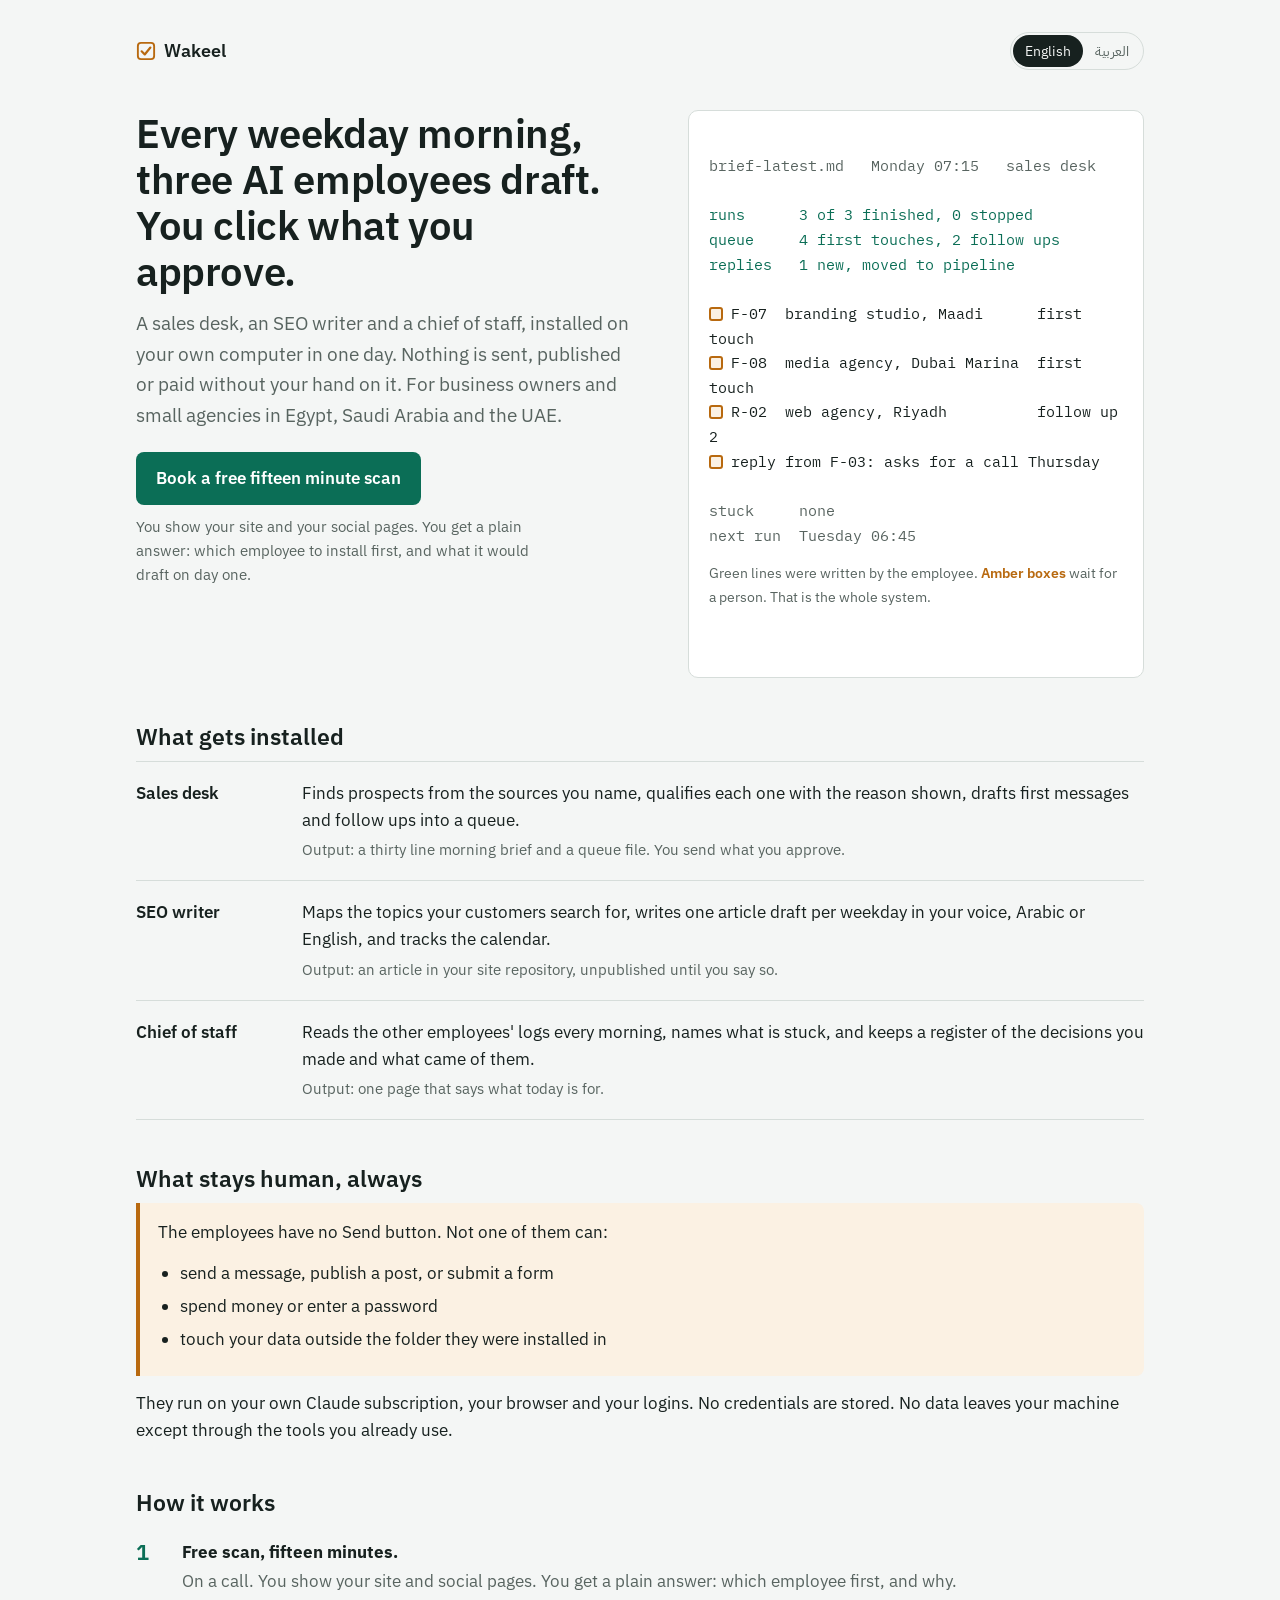
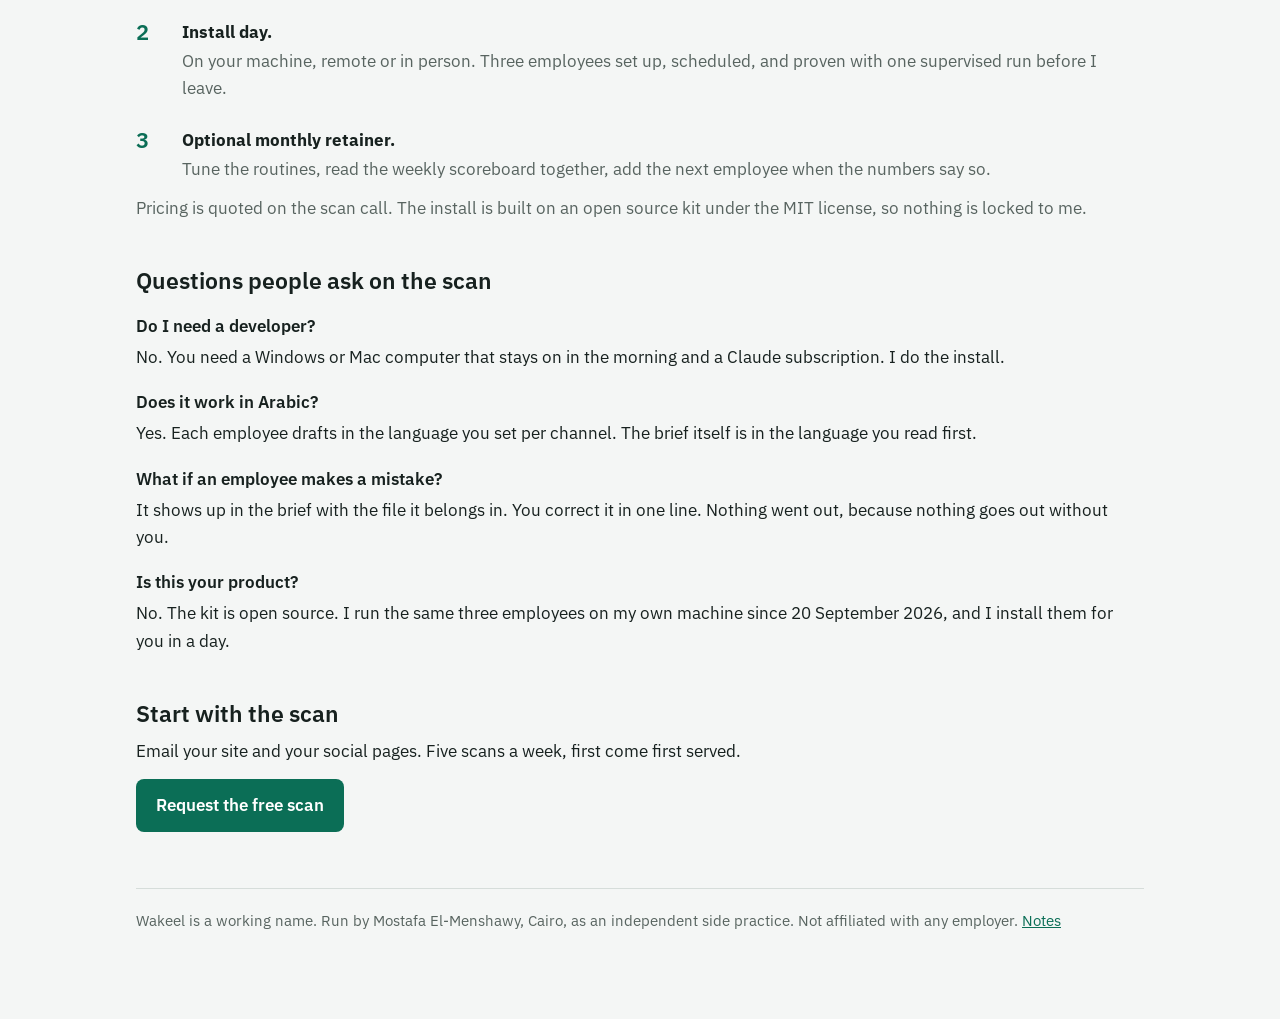
<file: index.html>
<!doctype html>
<html lang="en" dir="ltr">
<head>
<meta charset="utf-8">
<meta name="viewport" content="width=device-width, initial-scale=1">
<title>Wakeel: AI employees on your own computer</title>
<meta name="description" content="Three scheduled AI employees, a sales desk, an SEO writer and a chief of staff, installed on your own machine in one day. Nothing is sent, published or paid without your click. Egypt, Saudi Arabia, UAE.">
<link rel="canonical" href="https://elmenshawymostafa94-create.github.io/wakeel/">
<meta property="og:title" content="Wakeel: AI employees on your own computer">
<meta property="og:description" content="Every weekday morning they draft. You read a thirty line brief and click what you approve. Free fifteen minute scan for agencies in Egypt and the Gulf.">
<meta property="og:type" content="website">
<meta property="og:url" content="https://elmenshawymostafa94-create.github.io/wakeel/">
<link rel="icon" href="data:image/svg+xml,%3Csvg xmlns='http://www.w3.org/2000/svg' viewBox='0 0 32 32'%3E%3Crect x='3' y='3' width='26' height='26' rx='5' fill='none' stroke='%23b8690f' stroke-width='3'/%3E%3Cpath d='M9 16.5l5 5 9-11' fill='none' stroke='%23b8690f' stroke-width='3.5' stroke-linecap='round' stroke-linejoin='round'/%3E%3C/svg%3E">
<link rel="preconnect" href="https://fonts.googleapis.com">
<link rel="preconnect" href="https://fonts.gstatic.com" crossorigin>
<link rel="stylesheet" href="https://fonts.googleapis.com/css2?family=IBM+Plex+Mono:wght@400;500&family=IBM+Plex+Sans+Arabic:wght@400;500;600&family=IBM+Plex+Sans:ital,wght@0,400;0,500;0,600;1,400&display=swap">
<link rel="stylesheet" href="./style.css">
<style>
.top{display:flex;justify-content:space-between;align-items:center;margin-bottom:40px;gap:12px;flex-wrap:wrap}
.brand{font-weight:600;text-decoration:none;color:var(--ink);font-size:18px;display:flex;align-items:center;gap:8px}
.brand svg{width:20px;height:20px}
.lang{display:flex;border:1px solid var(--rule);border-radius:999px;padding:2px}
.lang button{font:inherit;font-size:14px;background:none;border:0;border-radius:999px;padding:5px 12px;color:var(--muted);cursor:pointer}
.lang button[aria-pressed="true"]{background:var(--ink);color:var(--paper)}
.hero{display:grid;gap:28px;align-items:start}
@media (min-width:880px){main{max-width:1040px}.hero{grid-template-columns:1.05fr .95fr;gap:48px}.wrap{max-width:66ch}}
.lede{font-size:19px;color:var(--muted);margin-bottom:22px;max-width:52ch}
.cta{display:inline-block;background:var(--green);color:var(--green-ink);padding:13px 20px;border-radius:8px;text-decoration:none;font-weight:600;font-size:17px}
.cta:hover{filter:brightness(1.08)}
.after{font-size:15px;color:var(--muted);margin-top:10px;max-width:46ch}
.brief{background:var(--card);border:1px solid var(--rule);border-radius:10px;padding:18px 20px;font:14.5px/1.7 var(--mono);white-space:pre-wrap;overflow:hidden;color:var(--ink)}
.brief .h{color:var(--muted)}
.brief .box{display:inline-block;width:14px;height:14px;border:2px solid var(--amber);border-radius:3px;vertical-align:-2px;margin-inline-end:8px;background:var(--amber-soft)}
.brief .done{color:var(--green)}
.brief .cap{font-family:var(--sans);font-size:14px;color:var(--muted);margin:14px 0 0;white-space:normal}
.brief .cap b{color:var(--amber);font-weight:600}
.rows{border-top:1px solid var(--rule)}
.row{display:grid;grid-template-columns:150px 1fr;gap:16px;padding:18px 0;border-bottom:1px solid var(--rule)}
@media (max-width:560px){.row{grid-template-columns:1fr;gap:4px}}
.row strong{font-weight:600}
.row p{margin:0}
.row .out{font-size:15px;color:var(--muted);margin-top:4px}
.human{background:var(--amber-soft);border-inline-start:4px solid var(--amber);padding:16px 18px;border-radius:0 8px 8px 0;margin:8px 0 0}
[dir="rtl"] .human{border-radius:8px 0 0 8px}
.human ul{margin:8px 0 0}
ol.steps{counter-reset:s;list-style:none;padding:0;margin:0}
ol.steps li{counter-increment:s;display:grid;grid-template-columns:34px 1fr;gap:12px;padding:12px 0;margin:0}
ol.steps li::before{content:counter(s);font-weight:600;color:var(--green);font-size:22px;line-height:1.2}
.faq dt{font-weight:600;margin-top:18px}.faq dd{margin:4px 0 0}
.foot{margin-top:56px;padding-top:20px;border-top:1px solid var(--rule);font-size:15px;color:var(--muted)}
[hidden]{display:none!important}
</style>
</head>
<body>
<main>
<div class="top">
  <a class="brand" href="./" aria-label="Wakeel home"><svg viewBox="0 0 32 32" aria-hidden="true"><rect x="3" y="3" width="26" height="26" rx="5" fill="none" stroke="var(--amber)" stroke-width="3"/><path d="M9 16.5l5 5 9-11" fill="none" stroke="var(--amber)" stroke-width="3.5" stroke-linecap="round" stroke-linejoin="round"/></svg>Wakeel</a>
  <div class="lang" role="group" aria-label="Language">
    <button type="button" data-lang="en" aria-pressed="true">English</button>
    <button type="button" data-lang="ar" aria-pressed="false" lang="ar">العربية</button>
  </div>
</div>

<!-- ============================ ENGLISH ============================ -->
<section id="en" lang="en" dir="ltr">
<div class="hero">
  <div class="wrap">
    <h1>Every weekday morning, three AI employees draft. You click what you approve.</h1>
    <p class="lede">A sales desk, an SEO writer and a chief of staff, installed on your own computer in one day. Nothing is sent, published or paid without your hand on it. For business owners and small agencies in Egypt, Saudi Arabia and the UAE.</p>
    <a class="cta" href="mailto:elmenshawy.mostafa94@gmail.com?subject=Free%20scan%20request&body=My%20site%3A%20%0AMy%20social%20pages%3A%20%0ACity%3A%20">Book a free fifteen minute scan</a>
    <p class="after">You show your site and your social pages. You get a plain answer: which employee to install first, and what it would draft on day one.</p>
  </div>
  <div class="brief" aria-label="Example of a morning brief">
<span class="h">brief-latest.md   Monday 07:15   sales desk</span>

<span class="done">runs      3 of 3 finished, 0 stopped</span>
<span class="done">queue     4 first touches, 2 follow ups</span>
<span class="done">replies   1 new, moved to pipeline</span>

<span class="box"></span>F-07  branding studio, Maadi      first touch
<span class="box"></span>F-08  media agency, Dubai Marina  first touch
<span class="box"></span>R-02  web agency, Riyadh          follow up 2
<span class="box"></span>reply from F-03: asks for a call Thursday

<span class="h">stuck     none</span>
<span class="h">next run  Tuesday 06:45</span>
<p class="cap">Green lines were written by the employee. <b>Amber boxes</b> wait for a person. That is the whole system.</p>
  </div>
</div>

<h2>What gets installed</h2>
<div class="rows">
  <div class="row"><strong>Sales desk</strong><div><p>Finds prospects from the sources you name, qualifies each one with the reason shown, drafts first messages and follow ups into a queue.</p><p class="out">Output: a thirty line morning brief and a queue file. You send what you approve.</p></div></div>
  <div class="row"><strong>SEO writer</strong><div><p>Maps the topics your customers search for, writes one article draft per weekday in your voice, Arabic or English, and tracks the calendar.</p><p class="out">Output: an article in your site repository, unpublished until you say so.</p></div></div>
  <div class="row"><strong>Chief of staff</strong><div><p>Reads the other employees' logs every morning, names what is stuck, and keeps a register of the decisions you made and what came of them.</p><p class="out">Output: one page that says what today is for.</p></div></div>
</div>

<h2>What stays human, always</h2>
<div class="human">
  <p>The employees have no Send button. Not one of them can:</p>
  <ul>
    <li>send a message, publish a post, or submit a form</li>
    <li>spend money or enter a password</li>
    <li>touch your data outside the folder they were installed in</li>
  </ul>
</div>
<p style="margin-top:14px">They run on your own Claude subscription, your browser and your logins. No credentials are stored. No data leaves your machine except through the tools you already use.</p>

<h2>How it works</h2>
<ol class="steps">
  <li><div><strong>Free scan, fifteen minutes.</strong><p class="muted" style="margin:2px 0 0">On a call. You show your site and social pages. You get a plain answer: which employee first, and why.</p></div></li>
  <li><div><strong>Install day.</strong><p class="muted" style="margin:2px 0 0">On your machine, remote or in person. Three employees set up, scheduled, and proven with one supervised run before I leave.</p></div></li>
  <li><div><strong>Optional monthly retainer.</strong><p class="muted" style="margin:2px 0 0">Tune the routines, read the weekly scoreboard together, add the next employee when the numbers say so.</p></div></li>
</ol>
<p class="muted">Pricing is quoted on the scan call. The install is built on an open source kit under the MIT license, so nothing is locked to me.</p>

<h2>Questions people ask on the scan</h2>
<dl class="faq">
  <dt>Do I need a developer?</dt><dd>No. You need a Windows or Mac computer that stays on in the morning and a Claude subscription. I do the install.</dd>
  <dt>Does it work in Arabic?</dt><dd>Yes. Each employee drafts in the language you set per channel. The brief itself is in the language you read first.</dd>
  <dt>What if an employee makes a mistake?</dt><dd>It shows up in the brief with the file it belongs in. You correct it in one line. Nothing went out, because nothing goes out without you.</dd>
  <dt>Is this your product?</dt><dd>No. The kit is open source. I run the same three employees on my own machine since 20 September 2026, and I install them for you in a day.</dd>
</dl>

<h2>Start with the scan</h2>
<p>Email your site and your social pages. Five scans a week, first come first served.</p>
<a class="cta" href="mailto:elmenshawy.mostafa94@gmail.com?subject=Free%20scan%20request&body=My%20site%3A%20%0AMy%20social%20pages%3A%20%0ACity%3A%20">Request the free scan</a>

<p class="foot">Wakeel is a working name. Run by Mostafa El-Menshawy, Cairo, as an independent side practice. Not affiliated with any employer. <a href="./blog/">Notes</a></p>
</section>

<!-- ============================ ARABIC ============================ -->
<section id="ar" lang="ar" dir="rtl" hidden>
<div class="hero">
  <div class="wrap">
    <h1>كل صباح يوم عمل، ثلاثة موظفين ذكيين يكتبون المسودات. وأنت تضغط على ما توافق عليه.</h1>
    <p class="lede">مكتب مبيعات، وكاتب محتوى لمحركات البحث، ومدير مكتب. يتم تركيبهم على جهازك في يوم واحد. لا يُرسل أو يُنشر أو يُدفع أي شيء دون يدك. لأصحاب الأعمال والوكالات الصغيرة في مصر والسعودية والإمارات.</p>
    <a class="cta" href="mailto:elmenshawy.mostafa94@gmail.com?subject=%D8%B7%D9%84%D8%A8%20%D9%81%D8%AD%D8%B5%20%D9%85%D8%AC%D8%A7%D9%86%D9%8A">احجز فحصًا مجانيًا لمدة خمس عشرة دقيقة</a>
    <p class="after">تعرض موقعك وصفحاتك على المنصات. تحصل على إجابة واضحة: أي موظف يُركَّب أولًا، وماذا سيكتب في اليوم الأول.</p>
  </div>
  <div class="brief" dir="ltr" aria-label="مثال على الملخص الصباحي">
<span class="h">brief-latest.md   الاثنين 07:15   مكتب المبيعات</span>

<span class="done">التشغيل   3 من 3 اكتملت، 0 متوقفة</span>
<span class="done">القائمة   4 رسائل أولى، 2 متابعة</span>
<span class="done">الردود    1 جديد، نُقل إلى المسار</span>

<span class="box"></span>F-07  استوديو علامات تجارية، المعادي   رسالة أولى
<span class="box"></span>F-08  وكالة إعلام، دبي مارينا           رسالة أولى
<span class="box"></span>R-02  وكالة ويب، الرياض                 متابعة 2
<span class="box"></span>رد من F-03: يطلب مكالمة يوم الخميس

<span class="h">معلّق      لا شيء</span>
<span class="h">التالي     الثلاثاء 06:45</span>
<p class="cap" dir="rtl">السطور الخضراء كتبها الموظف. <b>المربعات الكهرمانية</b> تنتظر إنسانًا. هذا هو النظام كله.</p>
  </div>
</div>

<h2>ما الذي يتم تركيبه</h2>
<div class="rows">
  <div class="row"><strong>مكتب المبيعات</strong><div><p>يبحث عن العملاء المحتملين من المصادر التي تحددها، ويؤهل كل واحد مع ذكر السبب، ويكتب الرسائل الأولى والمتابعات في قائمة انتظار.</p><p class="out">الناتج: ملخص صباحي من ثلاثين سطرًا وملف قائمة. أنت ترسل ما توافق عليه.</p></div></div>
  <div class="row"><strong>كاتب المحتوى</strong><div><p>يرسم خريطة المواضيع التي يبحث عنها عملاؤك، ويكتب مسودة مقال واحدة كل يوم عمل بأسلوبك، بالعربية أو الإنجليزية، ويتابع التقويم.</p><p class="out">الناتج: مقال في مستودع موقعك، غير منشور حتى تقول ذلك.</p></div></div>
  <div class="row"><strong>مدير المكتب</strong><div><p>يقرأ سجلات الموظفين الآخرين كل صباح، ويسمّي ما هو معلّق، ويحتفظ بسجل للقرارات التي اتخذتها وما نتج عنها.</p><p class="out">الناتج: صفحة واحدة تقول ما هو مطلوب اليوم.</p></div></div>
</div>

<h2>ما الذي يبقى بيد الإنسان دائمًا</h2>
<div class="human">
  <p>الموظفون لا يملكون زر إرسال. لا يستطيع أي منهم:</p>
  <ul>
    <li>إرسال رسالة، أو نشر منشور، أو تقديم نموذج</li>
    <li>إنفاق المال أو إدخال كلمة مرور</li>
    <li>لمس بياناتك خارج المجلد الذي رُكِّب فيه</li>
  </ul>
</div>
<p style="margin-top:14px">يعملون على اشتراكك في Claude ومتصفحك وحساباتك. لا تُخزَّن كلمات مرور. لا تخرج بيانات من جهازك إلا عبر الأدوات التي تستخدمها أصلًا.</p>

<h2>كيف يعمل</h2>
<ol class="steps">
  <li><div><strong>فحص مجاني، خمس عشرة دقيقة.</strong><p class="muted" style="margin:2px 0 0">في مكالمة. تعرض موقعك وصفحاتك. تحصل على إجابة واضحة: أي موظف أولًا، ولماذا.</p></div></li>
  <li><div><strong>يوم التركيب.</strong><p class="muted" style="margin:2px 0 0">على جهازك، عن بُعد أو حضوريًا. ثلاثة موظفين يتم إعدادهم وجدولتهم وإثبات عملهم بتشغيل واحد تحت الإشراف قبل أن أغادر.</p></div></li>
  <li><div><strong>اشتراك شهري اختياري.</strong><p class="muted" style="margin:2px 0 0">ضبط الروتين، وقراءة لوحة النتائج الأسبوعية معًا، وإضافة الموظف التالي عندما تقول الأرقام ذلك.</p></div></li>
</ol>
<p class="muted">يُحدَّد السعر في مكالمة الفحص. التركيب مبني على أدوات مفتوحة المصدر برخصة MIT، فلا شيء مقيّد بي.</p>

<h2>أسئلة تُطرح في الفحص</h2>
<dl class="faq">
  <dt>هل أحتاج إلى مبرمج؟</dt><dd>لا. تحتاج إلى جهاز ويندوز أو ماك يبقى مشغّلًا في الصباح، واشتراك في Claude. أنا أقوم بالتركيب.</dd>
  <dt>هل يعمل بالعربية؟</dt><dd>نعم. كل موظف يكتب باللغة التي تحددها لكل قناة. والملخص نفسه باللغة التي تقرأها أولًا.</dd>
  <dt>ماذا لو أخطأ موظف؟</dt><dd>يظهر الخطأ في الملخص مع الملف الذي يخصه. تصححه في سطر واحد. لم يخرج شيء، لأن لا شيء يخرج دونك.</dd>
  <dt>هل هذا منتجك؟</dt><dd>لا. الأدوات مفتوحة المصدر. أشغّل الموظفين الثلاثة أنفسهم على جهازي منذ 20 سبتمبر 2026، وأركّبهم لك في يوم واحد.</dd>
</dl>

<h2>ابدأ بالفحص</h2>
<p>أرسل موقعك وصفحاتك بالبريد. خمسة فحوصات في الأسبوع، الأسبقية لمن يطلب أولًا.</p>
<a class="cta" href="mailto:elmenshawy.mostafa94@gmail.com?subject=%D8%B7%D9%84%D8%A8%20%D9%81%D8%AD%D8%B5%20%D9%85%D8%AC%D8%A7%D9%86%D9%8A">اطلب الفحص المجاني</a>

<p class="foot">وكيل اسم مؤقت. يديره مصطفى المنشاوي من القاهرة كعمل جانبي مستقل. لا علاقة له بأي جهة عمل. <a href="./blog/">ملاحظات</a></p>
</section>
</main>

<script>
(function(){
  var btns=document.querySelectorAll('.lang button');
  function set(l){
    document.getElementById('en').hidden=(l!=='en');
    document.getElementById('ar').hidden=(l!=='ar');
    document.documentElement.lang=l;
    document.documentElement.dir=(l==='ar'?'rtl':'ltr');
    btns.forEach(function(b){b.setAttribute('aria-pressed',String(b.dataset.lang===l));});
    try{localStorage.setItem('wakeel-lang',l);}catch(e){}
  }
  btns.forEach(function(b){b.addEventListener('click',function(){set(b.dataset.lang);});});
  var saved=null;try{saved=localStorage.getItem('wakeel-lang');}catch(e){}
  if(saved==='ar'||(!saved&&/^ar\b/i.test(navigator.language||''))) set('ar');
})();
</script>
</body>
</html>
</file>
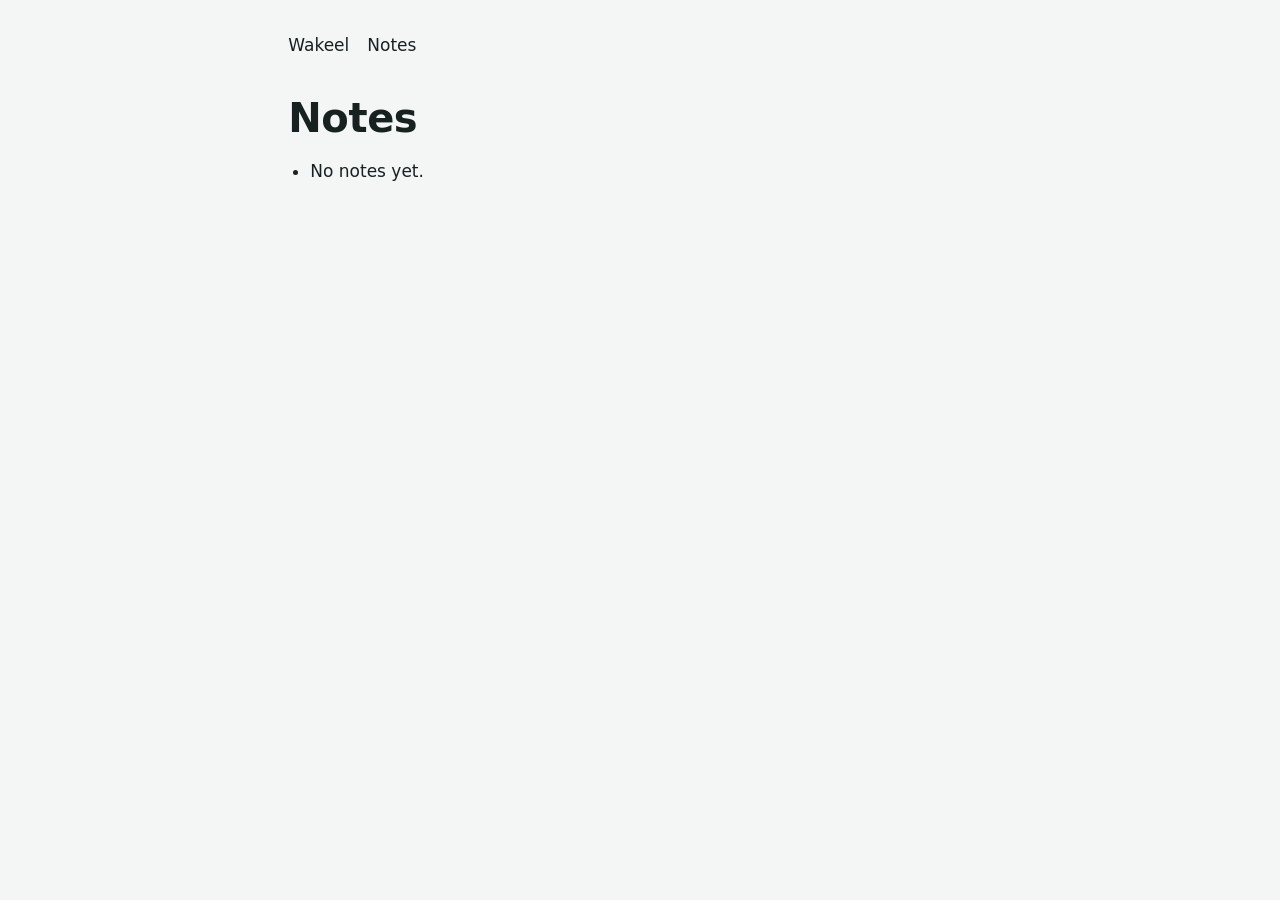
<file: blog/index.html>
<!doctype html><html lang="en"><head><meta charset="utf-8"><meta name="viewport" content="width=device-width,initial-scale=1"><title>Notes</title><meta name="description" content="Notes on running scheduled AI employees for small businesses in Egypt and the Gulf."><link rel="canonical" href="https://elmenshawymostafa94-create.github.io/wakeel/blog/"><link rel="stylesheet" href="https://elmenshawymostafa94-create.github.io/wakeel/style.css"></head><body><main><nav><a href="https://elmenshawymostafa94-create.github.io/wakeel/">Wakeel</a><a href="https://elmenshawymostafa94-create.github.io/wakeel/blog/">Notes</a></nav><h1>Notes</h1><ul><li>No notes yet.</li></ul></main></body></html>
</file>
<file: style.css>
:root{
  --paper:#f4f6f5;--card:#ffffff;--ink:#17211f;--muted:#586460;--rule:#d6ddda;
  --green:#0b6e56;--green-ink:#ffffff;--amber:#b8690f;--amber-soft:#fbf1e3;--mono-bg:#eef2f0;
  --sans:"IBM Plex Sans","IBM Plex Sans Arabic",system-ui,-apple-system,"Segoe UI",sans-serif;
  --mono:"IBM Plex Mono",ui-monospace,Consolas,monospace;
}
@media (prefers-color-scheme:dark){:root:not([data-theme="light"]){
  --paper:#101614;--card:#161d1a;--ink:#ecf1ee;--muted:#a3b0aa;--rule:#27322e;
  --green:#3fb894;--green-ink:#08160f;--amber:#e39a3b;--amber-soft:#2a2116;--mono-bg:#141b18;
}}
:root[data-theme="dark"]{
  --paper:#101614;--card:#161d1a;--ink:#ecf1ee;--muted:#a3b0aa;--rule:#27322e;
  --green:#3fb894;--green-ink:#08160f;--amber:#e39a3b;--amber-soft:#2a2116;--mono-bg:#141b18;
}
*{box-sizing:border-box}
html{-webkit-text-size-adjust:100%}
body{margin:0;background:var(--paper);color:var(--ink);font:17px/1.6 var(--sans)}
main{max-width:68ch;margin:0 auto;padding:32px 16px 72px}
h1{font-size:clamp(28px,5vw,40px);line-height:1.15;font-weight:600;letter-spacing:-.01em;margin:0 0 14px}
h2{font-size:23px;font-weight:600;line-height:1.25;margin:44px 0 10px}
h3{font-size:19px;font-weight:600;margin:24px 0 6px}
p{margin:0 0 14px}
.muted{color:var(--muted)}
a{color:var(--green)}
a:focus-visible,button:focus-visible{outline:3px solid var(--amber);outline-offset:3px}
nav{display:flex;gap:18px;align-items:center;margin-bottom:36px}
nav a{text-decoration:none;color:var(--ink);font-weight:500}
ul,ol{padding-inline-start:22px}li{margin:6px 0}
code{font-family:var(--mono);font-size:.92em;background:var(--mono-bg);padding:1px 5px;border-radius:4px}
article h2{margin-top:32px}
.ar,[dir="rtl"] main{direction:rtl;text-align:right}
@media (prefers-reduced-motion:reduce){*{transition:none!important;animation:none!important}}
</file>
